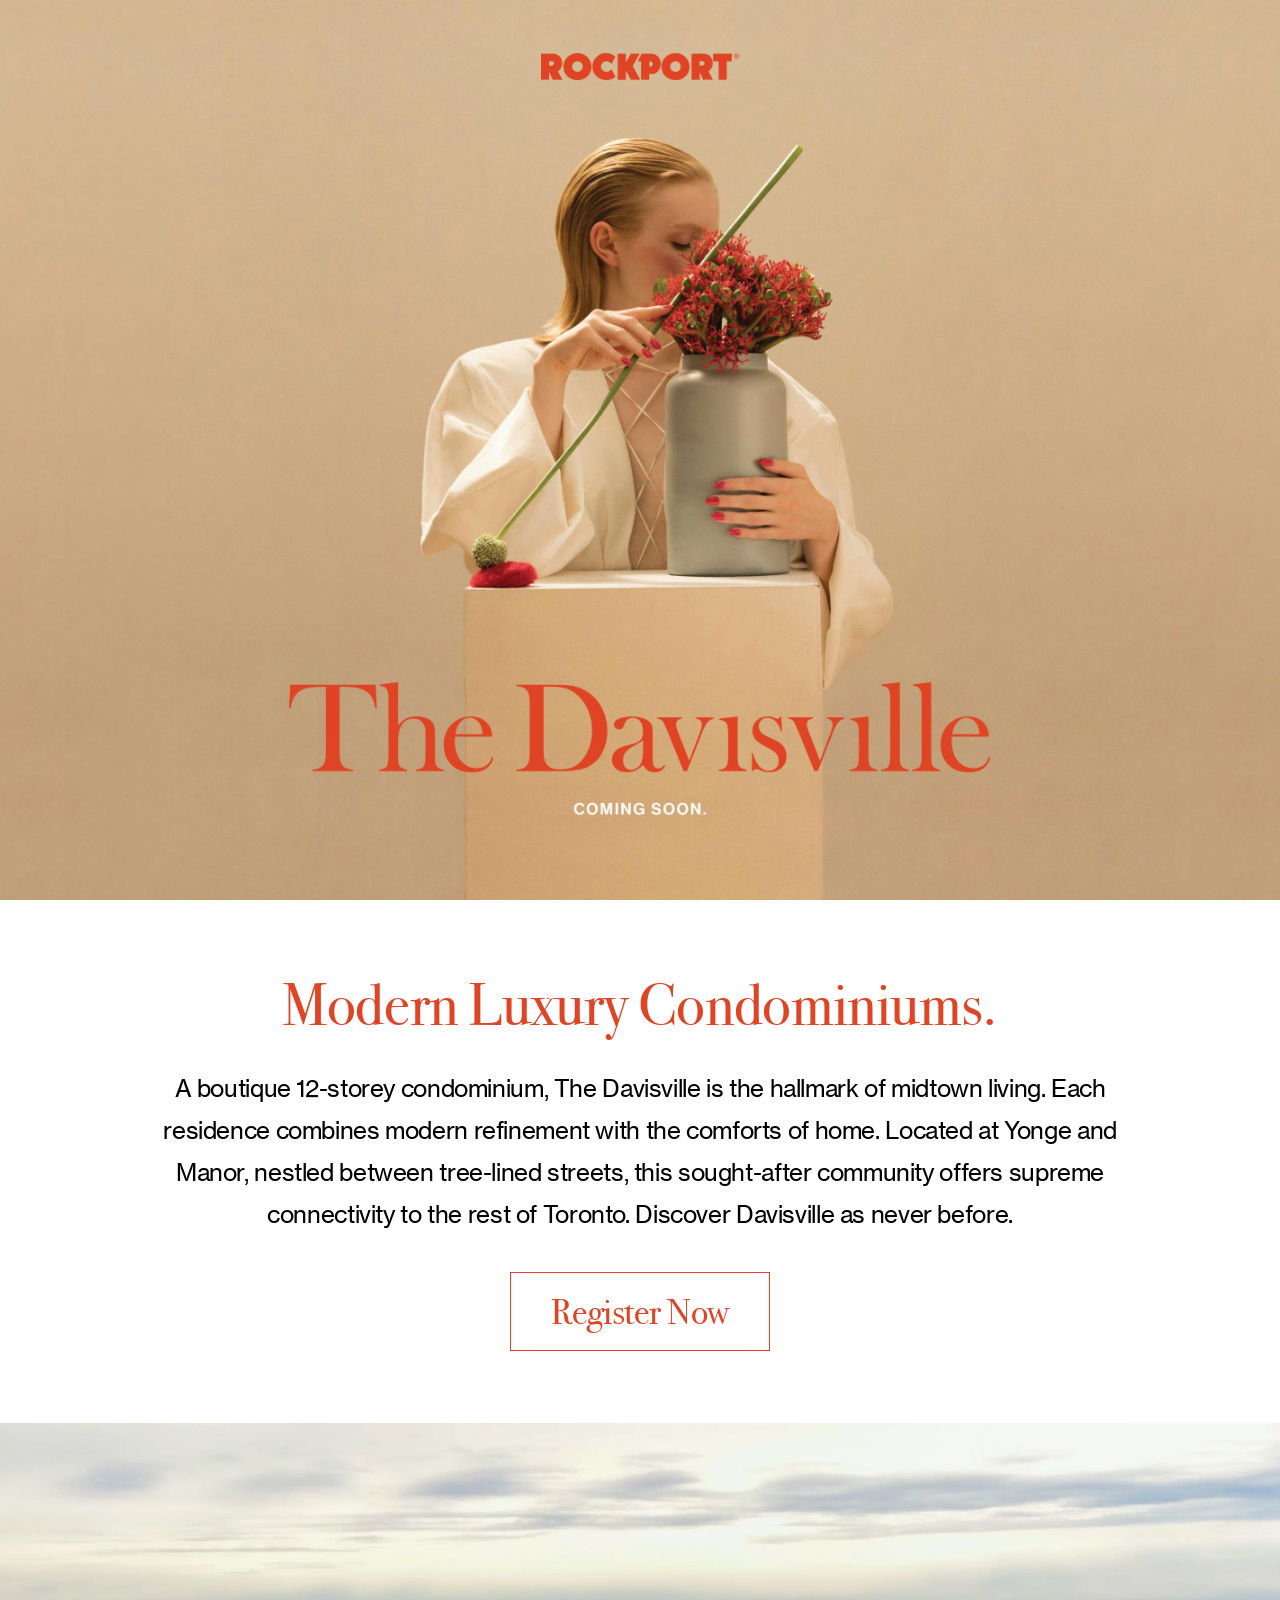
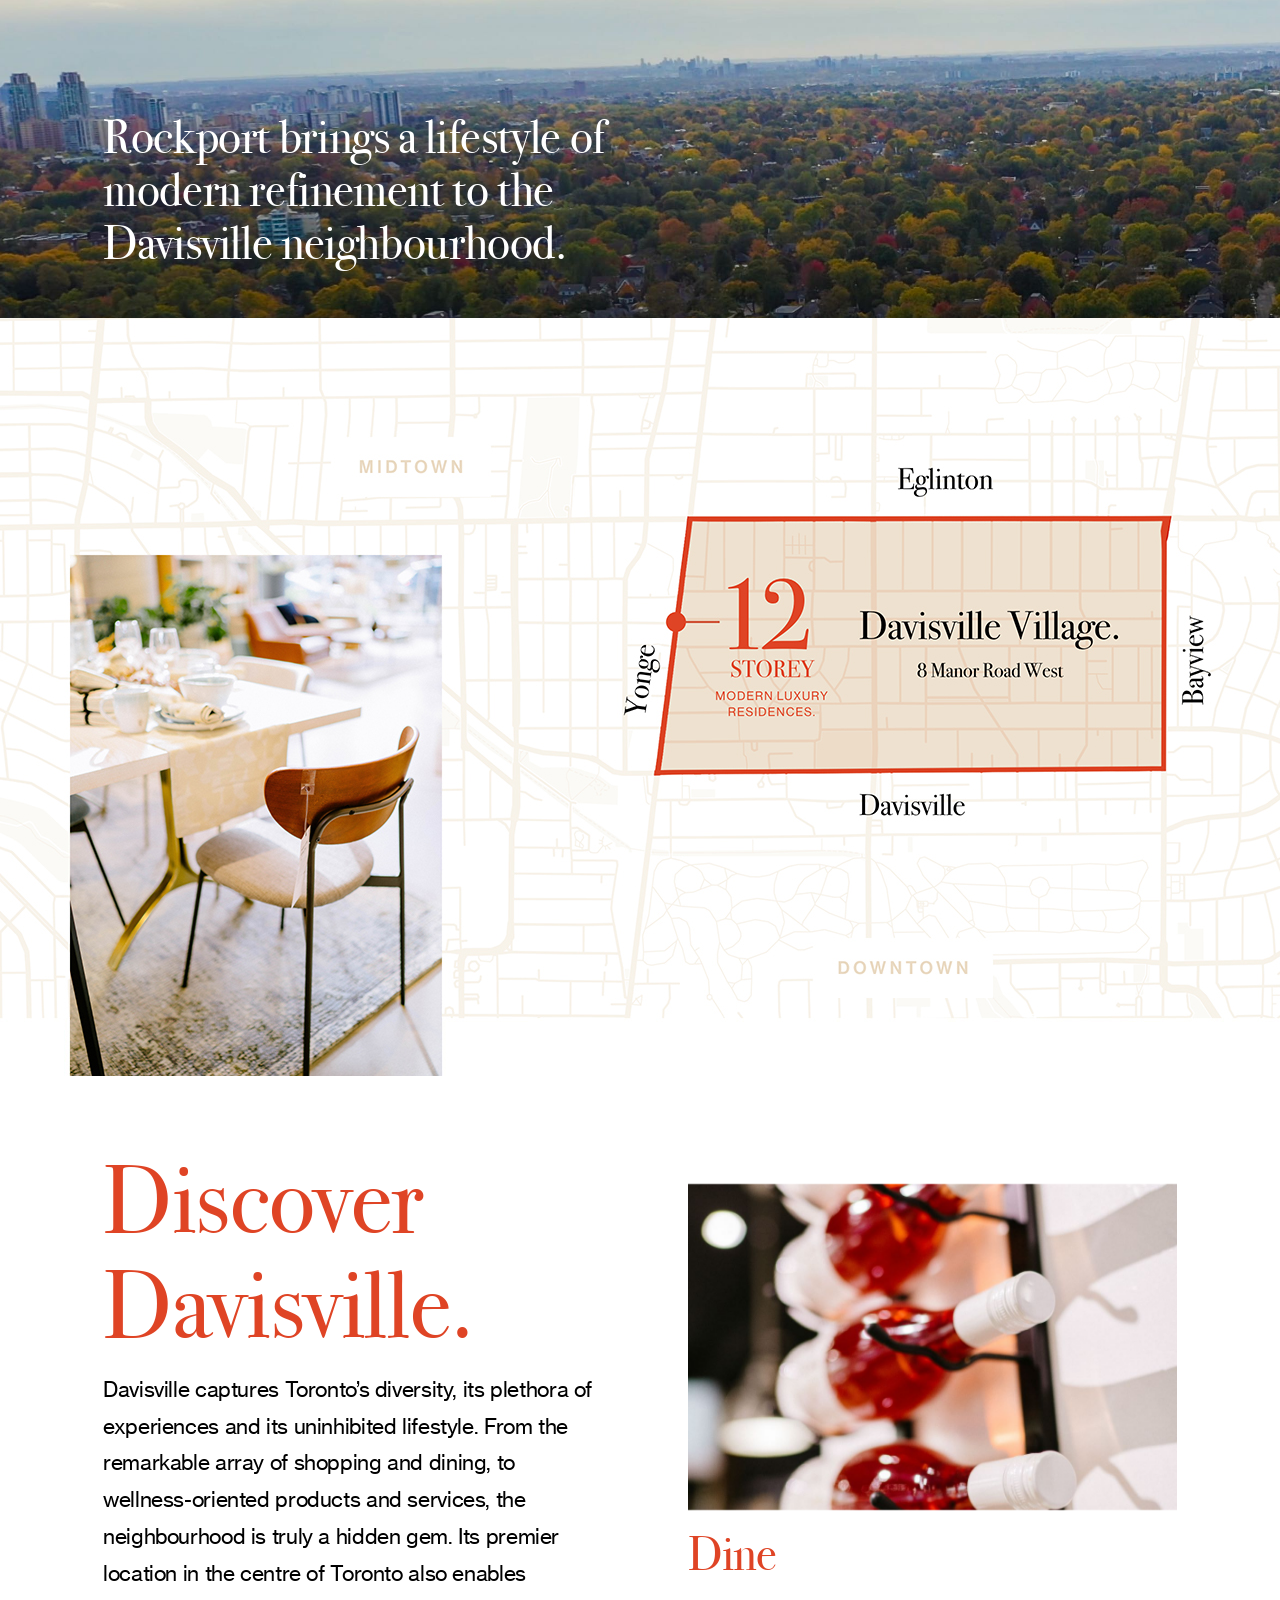
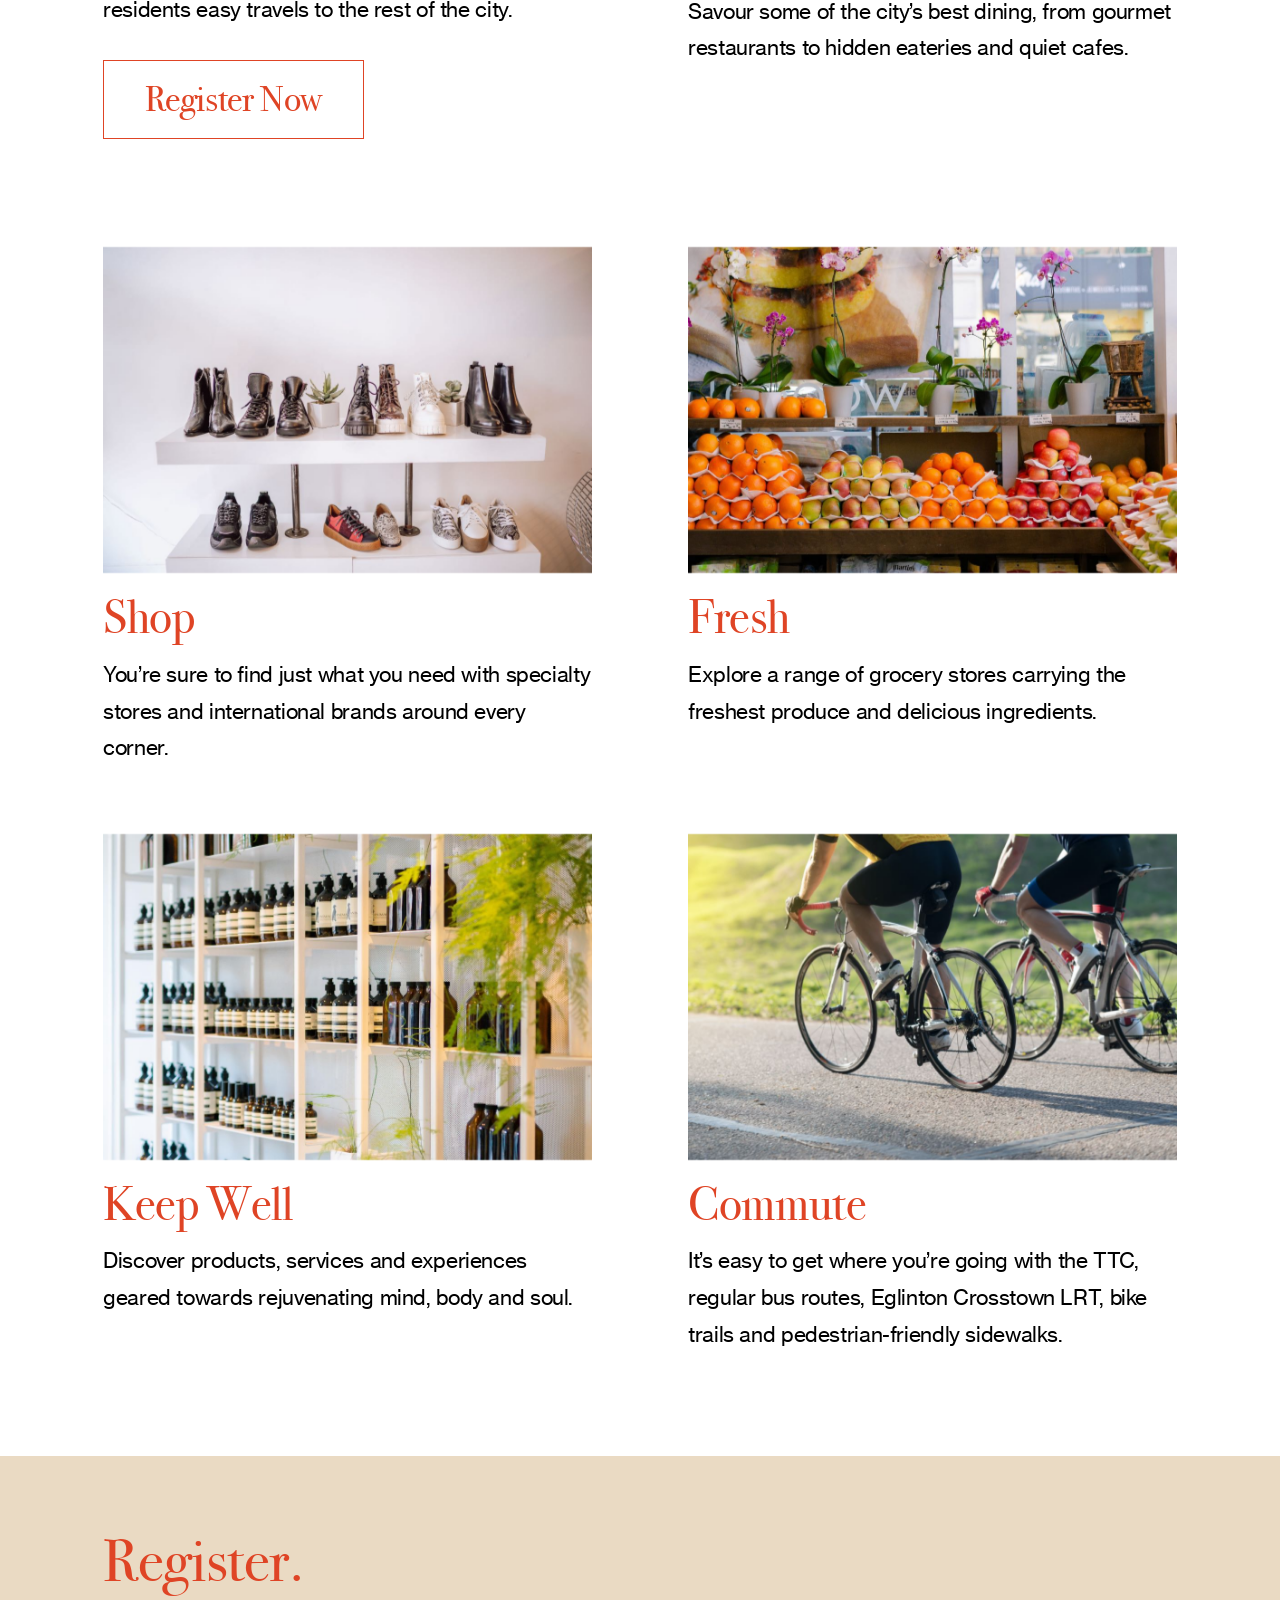
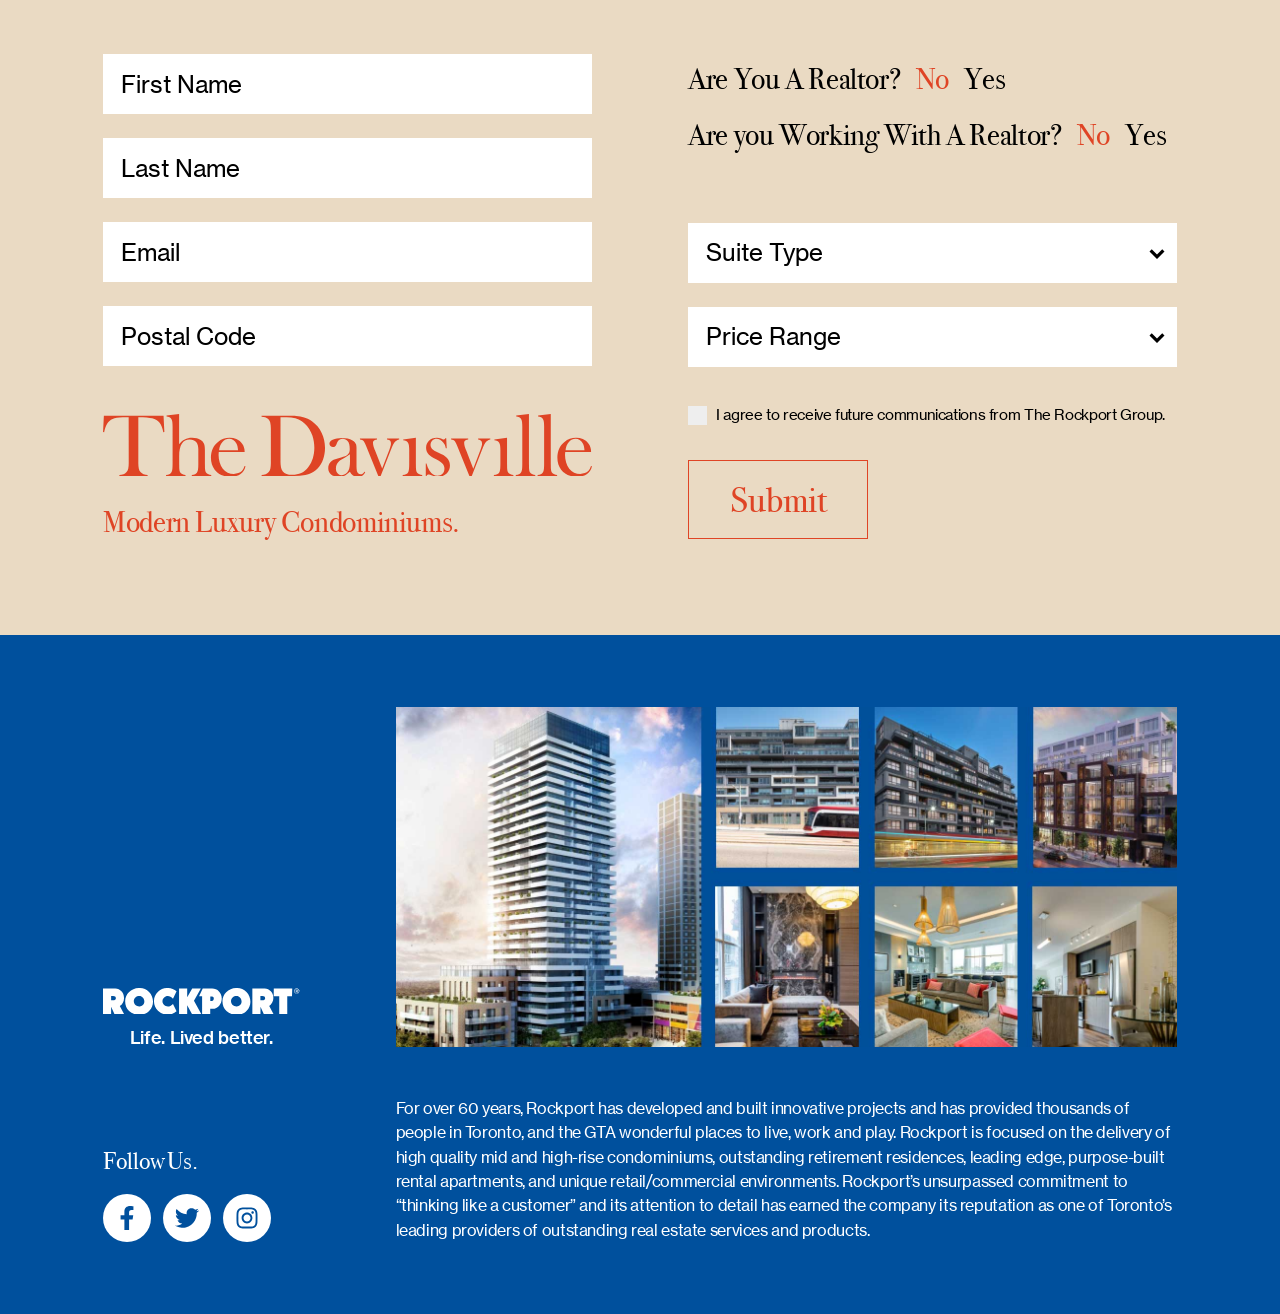
<file: index.html>
<!doctype html>
<html lang="en">

<head>
	<meta charset="UTF-8" />
	<meta name="viewport" content="width=device-width, initial-scale=1.0" />
	<meta http-equiv="X-UA-Compatible" content="ie=edge" />
	<title>The Davisville</title>
	<link rel="stylesheet" href="assets/css/style.css?3" />
	<!-- Global site tag (gtag.js) - Google Analytics -->

	<script async src="https://www.googletagmanager.com/gtag/js?id=UA-189369796-1"></script>

	<script>

	  window.dataLayer = window.dataLayer || [];

	  function gtag(){dataLayer.push(arguments);}

	  gtag('js', new Date());

	 

	  gtag('config', 'UA-189369796-1');

	</script>
</head>

<body>

	<main>
		<section class="dv-hero">
			<a href="#register">
				<img class="dv-img" src="assets/img/hero.jpg"/>
			</a>
		</section>
		<section class="dv-hero-cta dv-animated-section">
			<div class="container">
				<div class="row">
					<div class="col-11 mx-auto">
						<h2 class="dv-heading dv-animated-item dv-animate-order-1">Modern Luxury Condominiums.</h2>
						<p class="dv-copy dv-animated-item dv-animate-order-2">
							A boutique 12-storey condominium, The Davisville is the hallmark of midtown living. Each residence combines modern refinement with the comforts of home. Located at Yonge and Manor, nestled between tree-lined streets, this sought-after community offers supreme connectivity to the rest of Toronto. Discover Davisville as never before.
						</p>
						<div class="form-row dv-animated-item dv-animate-order-3">
							<a class="btn dv-btn" href="#register">Register Now</a>
						</div>
					</div>
				</div>
			</div>
		</section>
		<section class="dv-rockport-brings dv-animated-section">
			<div class="container">
				<div class="row">
					<div class="col-12 col-md-7">
						<h2 class="dv-heading dv-animated-item dv-animate-order-1">Rockport brings a lifestyle of modern refinement to the Davisville neighbourhood.</h2>
					</div>
				</div>
			</div>
		</section>
		<section class="dv-map">
			<img class="dv-img" src="assets/img/map.jpg"/>
		</section>
		<section class="dv-discover">
			<div class="container">
				<div class="row">
					<div class="col-12 col-md-6 dv-animated-section">
						<h2 class="dv-heading dv-animated-item dv-animate-order-1">Discover Davisville.</h2>
						<p class="dv-copy dv-animated-item dv-animate-order-2">
							Davisville captures Toronto’s diversity, its plethora of experiences and its uninhibited lifestyle. From the remarkable array of shopping and dining, to wellness-oriented products and services, the neighbourhood is truly a hidden gem. Its premier location in the centre of Toronto also enables residents easy travels to the rest of the city. 
						</p>
						<div class="form-row dv-animated-item dv-animate-order-3">
							<a class="btn dv-btn" href="#register">Register Now</a>
						</div>
					</div>
					<div class="col-12 col-md-6 dv-animated-section">
						<img class="dv-img" src="assets/img/discover-dine.jpg"/>
						<h2 class="dv-subheading dv-animated-item dv-animate-order-4">Dine</h2>
						<p class="dv-copy dv-animated-item dv-animate-order-4">
							Savour some of the city’s best dining, from gourmet restaurants to hidden eateries and quiet cafes.
						</p>
					</div>
				</div>
				<div class="row">
					<div class="col-12 col-md-6 dv-animated-section">
						<img class="dv-img" src="assets/img/discover-shop.jpg"/>
						<h2 class="dv-subheading dv-animated-item dv-animate-order-1">Shop</h2>
						<p class="dv-copy dv-animated-item dv-animate-order-2">
							You’re sure to find just what you need with specialty stores and international brands around every corner.
						</p>
					</div>
					<div class="col-12 col-md-6 dv-animated-section">
						<img class="dv-img" src="assets/img/discover-fresh.jpg"/>
						<h2 class="dv-subheading dv-animated-item dv-animate-order-2">Fresh</h2>
						<p class="dv-copy dv-animated-item dv-animate-order-2">
							Explore a range of grocery stores carrying the freshest produce and delicious ingredients.
						</p>
					</div>
				</div>
				<div class="row">
					<div class="col-12 col-md-6 dv-animated-section">
						<img class="dv-img" src="assets/img/discover-well.jpg"/>
						<h2 class="dv-subheading dv-animated-item dv-animate-order-1">Keep Well</h2>
						<p class="dv-copy dv-animated-item dv-animate-order-2">
							Discover products, services and experiences geared towards rejuvenating mind, body and soul.
						</p>
					</div>
					<div class="col-12 col-md-6 dv-animated-section">
						<img class="dv-img" src="assets/img/discover-commute.jpg"/>
						<h2 class="dv-subheading dv-animated-item dv-animate-order-2">Commute</h2>
						<p class="dv-copy dv-animated-item dv-animate-order-2">
							It’s easy to get where you’re going with the TTC, regular bus routes, Eglinton Crosstown LRT, bike trails and pedestrian-friendly sidewalks.
						</p>
					</div>
				</div>
			</div>
		</section>
		<section class="dv-register" id="register">
			<div class="container">
				<div class="row">
					<div class="col-12 col-md-6">
						<h1 class="dv-heading">Register.</h1>
					</div>
				</div>
				<form id="dv-register-form" action="register.php" method="post">
					<div class="dv-logo d-none d-md-block">
						<div class="row">
							<div class="col-6">
								<svg class="dv-svg" viewBox="0 0 779.1 100">
									<path d="m282.8 5v69.9c-.1 3.5.2 7 .8 10.5.4 2.2 1.4 4.3 2.9 6.1 3 3.7 7.9 5.5 14.6 5.5 5.1.1 10.1-.8 14.8-2.8 4.4-2.1 8.2-5.3 11-9.2 3.3-4.2 5.7-9 7.3-14.2 1.7-5.5 2.5-11.2 2.5-17 0-6.4-1-12.9-3-19-1.9-5.7-4.8-11.1-8.6-15.7-4.8-5.9-11.3-10.3-18.6-12.4-4.9-1.2-10-1.7-15-1.6zm-30.1 92.1c2.2-.1 4.4-.4 6.5-1.1 3.8-1.4 6.6-4.7 7.4-8.7.6-3.5.9-7.1.8-10.6v-51.8c.1-3.8-.2-7.6-1-11.3-.6-2.3-1.9-4.4-3.7-5.9-2.3-1.9-5.7-3-10.1-3.2v-1.7h38.7c8.6 0 14 .1 16.4.3 9.9.7 18.3 3.6 25.2 8.4 6.6 4.7 11.9 10.9 15.3 18.2 3.7 7.7 5.6 16.1 5.5 24.6 0 6.2-1 12.4-3.1 18.3-1.8 5.3-4.8 10.2-8.7 14.3-5.2 5.4-12.1 8.9-19.5 10.2-5.9 1.1-11.8 1.6-17.8 1.6h-51.9zm140.7-32.9c-2.6 2.1-5.4 4-8.3 5.6-2.4 1.2-4.8 2.6-7.1 4.1-1.3 1-2.5 2.1-3.6 3.4-2.2 2.7-3.3 6-3.3 9.5-.1 2.8.8 5.5 2.6 7.7 1.6 2 4 3.1 6.5 3 2.3 0 4.6-.8 6.5-2.1 2-1.4 3.6-3.4 4.6-5.7 1.4-3.1 2.2-7.7 2.2-13.6zm23.2 27.7 1.2.7c-1.7 4.9-5.6 7.4-11.6 7.4-3 .1-5.9-.8-8.3-2.5-1.9-1.6-3.4-3.5-4.5-5.6-2.2 2.1-4.6 3.9-7.1 5.6-3.3 1.7-6.9 2.6-10.6 2.5-5.2 0-9.3-1.2-12.3-3.7-3-2.4-4.7-6.2-4.5-10-.1-3.6 1.2-7.1 3.7-9.8 1.4-1.4 3-2.6 4.8-3.5 2.6-1.1 5.2-2 7.9-2.6 4.1-1 7.1-1.9 9-2.6 1.7-.6 3.4-1.4 4.9-2.5 1.4-.9 2.5-2.3 3.1-3.8.6-1.9.9-4 .8-6 0-5.5-1-9.5-3.1-12-1-1.2-2.2-2.2-3.6-2.8-1.4-.7-3-1.1-4.6-1.1-1.8 0-3.6.5-5.1 1.5s-2.7 2.4-3.4 4.1l-1.8 4.1c-.8 2.1-2.8 3.4-5.1 3.3-1.5 0-2.9-.5-4-1.6-1.1-1-1.7-2.5-1.6-4 0-2.4 1.7-4.4 5.1-6 2.2-1 4.5-1.6 6.8-2.1 2.6-.5 5.3-.8 7.9-.8 3.1 0 6.1.4 9.1 1.1 2.7.6 5.4 1.6 7.9 2.9 2.7 1.4 4.8 3.8 5.7 6.7.5 2.3.7 4.7.6 7.1v26c-.1 3 .1 6 .6 9 .8 3.3 2.7 5 5.8 5 1.2.1 2.4-.2 3.4-.8 1.2-.9 2.2-2 2.9-3.2m-7.3-52.9h27.3v1.5c-1.5.2-2.9.7-4.2 1.4-1.5 1-2.4 2.7-2.2 4.5 0 1.5.3 3 .7 4.4.5 1.7 1.3 4.1 2.6 7.4l11.3 28.8 11.5-30c1.7-4.4 2.5-7.7 2.5-9.9 0-2.3-.7-4-2.2-5.1-1.3-.8-2.7-1.3-4.1-1.5v-1.5h19.4v1.5c-2.4.5-4.6 1.8-6.3 3.5-2 2.1-4.3 6.5-7 13.3l-16.2 41.4h-3.8l-17.6-43.5c-2.7-6.7-4.7-10.7-5.8-12.1-.6-.7-1.3-1.3-2.2-1.7-1.1-.4-2.3-.7-3.5-.9zm69 1.5 20.2-2.5v40.5l.1 5.3c-.1 2.3.1 4.7.6 7 .3 1.4 1.1 2.7 2.2 3.7 1.3 1.3 3.7 2.2 7.2 2.9v1.5h-31.1v-1.5c2.1-.2 4.1-.7 6-1.6 1.3-.8 2.4-2 3-3.5s1-3.2 1.1-4.9c.2-2.2.3-5.3.3-9.4v-17.3c.1-3.4-.1-6.7-.4-10.1-.1-1.7-.7-3.3-1.5-4.7-.7-1.2-1.7-2.2-2.9-2.8-1.5-.7-3.2-1-4.8-1.1zm36 58.2v-19.9h1.1c1 4.1 2.6 8.1 4.9 11.7 3.6 5.3 7.8 7.9 12.6 7.9 2.8.1 5.5-.9 7.6-2.7 2.3-2 3.5-4.8 3.5-8.4.1-2.8-.8-5.5-2.5-7.7-1-1.2-2.2-2.3-3.5-3.2-2.3-1.5-4.7-2.9-7.2-4.1-5.9-3.1-9.8-5.8-11.8-7.9-2.7-2.8-4.2-6.5-4.2-10.4-.1-4 1.4-8 4.2-10.9 3.2-3.5 7.5-5.2 12.9-5.2 2.3 0 4.6.4 6.7 1.3l2.4 1.1c.6.3 1.3.4 2 .4.9 0 1.7-.7 2.5-2.1h1.4l.8 16h-1.5c-.4-1.8-.9-3.7-1.6-5.4-.6-1.4-1.5-2.8-2.5-3.9-1.4-1.7-3.1-3.1-5-4.2-1.7-1-3.7-1.5-5.7-1.5-2.5 0-5 1-6.7 2.8-1.8 1.9-2.8 4.4-2.8 7 0 2.3.9 4.5 2.5 6.2 2.2 2.2 4.8 3.9 7.7 5.1l7.4 3.4c3.9 1.6 7.3 4.2 10 7.5 2.2 3.1 3.4 6.8 3.3 10.6.1 4.6-1.6 9-4.8 12.2-3.7 3.8-8.8 5.8-14.1 5.6-3.2 0-6.4-.6-9.4-1.8-2.1-.8-3.3-1.3-3.7-1.4-.5-.1-1.1-.2-1.6-.2-1.5-.1-3 .8-3.7 2.1zm40.3-59.7h27.3v1.5c-1.5.2-2.9.7-4.2 1.4-1.5 1-2.4 2.7-2.2 4.5 0 1.5.3 3 .7 4.4.5 1.7 1.3 4.1 2.6 7.4l11.2 28.9 11.5-30c1.7-4.4 2.5-7.7 2.5-9.9 0-2.3-.7-4-2.2-5.1-1.3-.8-2.7-1.3-4.1-1.5v-1.6h19.4v1.5c-2.4.5-4.6 1.8-6.3 3.5-2 2.1-4.3 6.5-7 13.3l-16.2 41.4h-3.8l-17.6-43.5c-2.7-6.7-4.7-10.7-5.8-12.1-.6-.7-1.3-1.3-2.2-1.7-1.1-.4-2.3-.7-3.5-.9zm69 1.5 20.2-2.5v40.5l.1 5.3c-.1 2.3.1 4.7.6 7 .3 1.4 1.1 2.7 2.2 3.7 1.3 1.3 3.7 2.2 7.2 2.9v1.5h-31.1v-1.5c2.1-.2 4.1-.7 6-1.6 1.3-.8 2.4-2 3-3.5s1-3.2 1.1-4.9c.2-2.2.3-5.3.3-9.4v-17.3c.1-3.4-.1-6.7-.4-10.1-.1-1.7-.7-3.3-1.5-4.7-.7-1.2-1.7-2.2-2.9-2.8-1.5-.7-3.2-1-4.8-1.1zm34.8-38 20.3-2.5v78.4l.1 5.3c-.1 2.3.1 4.7.6 7 .3 1.4 1.1 2.7 2.2 3.7 1.3 1.3 3.7 2.2 7.2 2.9v1.5h-31.1v-1.5c2.1-.2 4.1-.7 6-1.6 1.3-.8 2.4-2 3-3.5.6-1.6 1-3.2 1.1-4.9.2-2.2.3-5.3.3-9.4v-55.1c.1-3.4-.1-6.7-.4-10.1-.1-1.7-.7-3.3-1.5-4.8-.7-1.2-1.7-2.2-2.9-2.8-1.5-.7-3.2-1-4.8-1.1zm34.9 0 20.2-2.5v78.4l.1 5.3c-.1 2.3.1 4.7.6 7 .3 1.4 1.1 2.7 2.2 3.7 1.3 1.3 3.7 2.2 7.2 2.9v1.5h-31.1v-1.5c2.1-.2 4.1-.7 6-1.6 1.3-.8 2.4-2 3-3.5.6-1.6 1-3.2 1.1-4.9.2-2.2.3-5.3.3-9.4v-55.1c.1-3.4-.1-6.7-.4-10.1-.1-1.7-.7-3.3-1.5-4.8-.7-1.2-1.7-2.2-2.9-2.8-1.5-.7-3.2-1-4.8-1.1zm73.9 55.3c-.3-4.7-1.2-8.3-2.6-10.8-1.2-2.2-2.9-4.1-5-5.4-2-1.3-4.3-2-6.7-2-4 0-7.5 1.7-10.5 5.2-3.1 3.7-5 8.3-5.3 13.1zm-30.7 2.7c-.2 2.3-.3 4-.3 5 0 4 .6 8.1 1.8 11.9 1 3.5 2.6 6.8 4.9 9.7 4.3 5.3 10.8 8.4 17.6 8.4 2.4 0 4.9-.4 7.2-1.3 2.1-.7 4-1.9 5.6-3.5 1.7-1.6 3.1-4.3 4.3-7.9l1.5.5c-1.2 5.5-3.8 9.6-7.8 12.4s-9.3 4.2-16 4.2c-5.1.1-10.1-.8-14.8-2.7-4.2-1.9-7.8-4.8-10.5-8.4-4-5.3-6-11.8-6-19.5 0-10.5 3.8-18.8 11.3-24.8 5.3-4.3 11.9-6.6 18.8-6.5 3.6 0 7.1.6 10.4 2 8.3 3.4 13.6 11.6 13.2 20.6zm-695.7-55.5c-3 0-6.1.1-9.5.3-7.2.3-12.5 1.3-16.1 2.7-3.6 1.5-6.7 4.2-8.7 7.5-2.1 3.3-3.7 7.7-4.8 13.4l-1.7-.2 1.3-25.9h95.1l1.3 25.9-1.7.2c-1.3-6.5-3.2-11.4-5.9-14.8s-6.6-5.8-11.8-7.2c-4.4-1.3-11.7-1.9-22.1-1.9v71.7c-.1 3.6.2 7.1.8 10.6.4 2.1 1.5 4.1 3 5.7 1.2 1.3 2.8 2.3 4.5 3 2.1.7 4.3 1.1 6.5 1.1v1.6h-45v-1.6c2.2-.1 4.4-.4 6.6-1.1 1.7-.6 3.2-1.6 4.5-3 1.5-1.6 2.5-3.6 3-5.7.6-3.5.9-7.1.8-10.7zm80.4-5v48.1c1.3-1.7 2.8-3.2 4.4-4.7 1.4-1.2 2.9-2.2 4.6-2.9 3.6-1.7 7.6-2.6 11.7-2.5 5.5 0 10.1 1.1 13.7 3.3 2.4 1.4 4.2 3.5 5.3 6 1 2.4 1.4 5.9 1.4 10.6v20.5l.1 5.3c-.1 2.3.1 4.7.6 7 .3 1.4 1.1 2.7 2.2 3.7 1.3 1.3 3.7 2.2 7.2 2.9v1.5h-31v-1.5c1.8-.2 3.6-.6 5.3-1.2 1.1-.5 2.1-1.4 2.8-2.4.9-1.4 1.5-3.1 1.8-4.8.4-3 .5-5.9.5-8.9v-22.3c.1-2.7-.2-5.4-.8-8-.5-1.9-1.4-3.6-2.6-5.1-2.4-2.8-5.8-4.1-10.1-4.1-11.3 0-17 8.9-17 26.8v11.2l.1 5.2c-.1 2.3.1 4.7.6 7 .3 1.4 1.1 2.7 2.2 3.7 1.3 1.3 3.7 2.2 7.2 2.9v1.5h-31v-1.5c2.1-.2 4.1-.7 6-1.6 1.3-.8 2.4-2 3-3.5.6-1.6 1-3.2 1.1-4.9.2-2.2.3-5.3.3-9.4v-55.1c.1-3.4-.1-6.7-.4-10.1-.1-1.7-.7-3.3-1.5-4.8-.7-1.2-1.7-2.2-2.9-2.8-1.5-.7-3.2-1-4.8-1.1v-1.5zm93.9 57.8c-.3-4.7-1.2-8.3-2.6-10.8-1.2-2.2-2.9-4.1-5-5.4-2-1.3-4.3-2-6.7-2-4 0-7.5 1.7-10.5 5.2-3.1 3.7-5 8.3-5.4 13.1zm-30.7 2.7c-.2 2.3-.3 4-.3 5 0 4 .6 8.1 1.8 11.9 1 3.5 2.6 6.8 4.9 9.7 4.3 5.3 10.8 8.4 17.6 8.4 2.4 0 4.9-.4 7.2-1.3 2.1-.7 4-1.9 5.6-3.5 1.7-1.6 3.1-4.3 4.3-7.9l1.5.5c-1.2 5.5-3.8 9.6-7.8 12.4s-9.3 4.2-16 4.2c-5.1.1-10.1-.8-14.8-2.7-4.2-1.9-7.8-4.8-10.5-8.4-4-5.3-6-11.8-6-19.5 0-10.5 3.8-18.8 11.3-24.8 5.3-4.3 11.9-6.6 18.8-6.5 3.6 0 7.1.6 10.4 2 8.3 3.4 13.6 11.6 13.2 20.6z" fill="#DF4425"/>
								</svg>
								<h3 class="dv-subheading d-none d-md-block">Modern Luxury Condominiums.</h3>
							</div>
						</div>
					</div>
					<div class="dv-form-container">
						<input type="hidden" id="cid" name="cid" value="22878" />
						<input type="hidden" id="Origin" name="Origin" value="Microsite Registration" />
						<div class="row dv-form-fields">
							<div class="col-12 col-md-6">
								<div class="form-group">
									<input type="text" class="form-control" id="FirstName" name="FirstName" placeholder="First Name">
									<small id="v-error-FirstName" class="invalid-feedback form-text text-danger">Please enter your first name.</small>
								</div>
								<div class="form-group">
									<input type="text" class="form-control" id="LastName" name="LastName" placeholder="Last Name">
									<small id="v-error-LastName" class="invalid-feedback form-text text-danger">Please enter your last name.</small>
								</div>
								<div class="form-group">
									<input type="text" class="form-control" id="Email" name="Email" placeholder="Email">
									<small id="v-error-Email" class="invalid-feedback form-text text-danger">Please enter your email address.</small>
								</div>
								<div class="form-group">
									<input type="text" class="form-control" id="PostalCode" name="PostalCode" placeholder="Postal Code">
									<small id="v-error-Phone" class="invalid-feedback form-text text-danger">Please enter a valid Canadian postal code.</small>
								</div>
								<div class="d-none d-md-block" style="height: 7em;"></div>
							</div>
							<div class="col-12 col-md-6">
								<div class="form-group" style="margin-bottom: 0.25em;">
									<input class="dv-form-toggle-input" type="hidden" value="no" id="IsBroker" name="IsBroker">
									<div class="dv-form-toggle-label">Are You A Realtor?</div>
									<div class="dv-form-toggle-option dv-no" data-value="no">No</div>
									<div class="dv-form-toggle-option dv-yes" data-value="yes">Yes</div>
								</div>
								<div class="form-group" style="margin-bottom: 2.6em;">
									<input class="dv-form-toggle-input" type="hidden" value="no" id="WorksWithBroker" name="WorksWithBroker">
									<div class="dv-form-toggle-label">Are you Working With A Realtor?</div>
									<div class="dv-form-toggle-option dv-no" data-value="no">No</div>
									<div class="dv-form-toggle-option dv-yes" data-value="yes">Yes</div>
								</div>
								<div class="form-group">
									<select class="dv-select" id="Bedrooms" name="Bedrooms">
										<option value="" disabled selected>Suite Type</option>
										<option>1 Bedroom</option>
										<option>1 Bedroom + Den</option>
										<option>2 Bedroom</option>
										<option>3 Bedroom</option>
									</select>
									<small id="v-error-Custom1" class="invalid-feedback form-text text-danger">Please tell us your preferred suite type.</small>
								</div>
								<div class="form-group">
									<select class="dv-select" id="PriceRange" name="PriceRange">
										<option value="" disabled selected>Price Range</option>
										<option>$600-$750,000</option>
										<option>$750-$900,000</option>
										<option>$900-$1,100,000</option>
										<option>Over $1,100,000</option>
									</select>
									<small id="v-error-IsBroker" class="invalid-feedback form-text text-danger">Please tell us your preferred price range.</small>
								</div>
                                <div class="form-check">
                                    <input class="form-check-input" type="checkbox" value="" id="isBroker" name="isBroker">
                                    <label class="form-check-label" for="isBroker">I agree to receive future communications from The Rockport Group.</label>
                                </div>
								<div class="form-group">
									<button type="submit" class="btn dv-btn @@btn dv-btn-submit">Submit</button>
								</div>
							</div>
						</div>
					</div>
					<div class="dv-form-error-container">
						<p class="dv-copy">An error occured.<br/>Please try again later.</p>
					</div>
					<div class="dv-form-success-container">
						<p class="dv-copy">Thank you for your registration!</p>
						<p class="dv-copy">We will keep you informed on the latest news<br/>and developments as the community progresses.</p>
					</div>
				</form>
			</div>
		</section>
	</main>

	<footer>
		<div class="container">
			<div class="row align-items-end">
				<div class="col-7 col-md-3 mr-auto">
					<svg class="dv-svg" viewBox="0 0 220.1 30">
						<path d="m219.8 2.3c-.5-1.1-1.5-1.8-2.7-1.8-.4 0-.8.1-1.1.2-.7.3-1.3.8-1.6 1.5-.2.4-.2.8-.2 1.2s.1.8.2 1.2.3.7.6.9c.3.3.6.5.9.6.4.2.8.2 1.2.2s.8-.1 1.1-.2.7-.3.9-.6c.3-.3.5-.6.6-.9.2-.4.2-.8.2-1.2.2-.3.1-.7-.1-1.1m-.6 2.2c-.1.3-.3.6-.5.8s-.5.4-.7.5c-.3.1-.6.2-.9.2s-.7-.1-1-.2-.5-.3-.7-.5-.4-.5-.5-.8-.2-.6-.2-1c0-.3.1-.7.2-1s.3-.6.5-.8.5-.4.7-.5c.3-.1.6-.2.9-.2s.6.1.9.2.5.3.7.5.4.5.5.8.2.7.2 1c.1.4.1.7-.1 1m-1-1c.2-.2.3-.4.2-.7 0-.3-.1-.5-.3-.7-.3-.2-.6-.2-.9-.2h-1.2v3.3h.5v-1.4h.5l.9 1.4h.6l-.9-1.5c.2.1.4 0 .6-.2m-1-.1h-.6v-1h.7.2c.1 0 .2 0 .2.1.1 0 .1.1.2.1 0 .1.1.2.1.2 0 .1 0 .2-.1.3 0 .1-.1.1-.2.2-.1 0-.2.1-.2.1-.1 0-.2 0-.3 0m-11.6-2.8h-14.3l-.1 8.6h6.2v20.4h9v-20.3h5.3l.3-8.6h-6.5zm-14.8 10.5c.2-5.6-4.1-10.3-9.7-10.5-.3 0-.5 0-.8 0h-13v8.5 20.5h9.1v-8.6l3.9 8.6h10.9l-5-9.4c2.9-2 4.8-5.5 4.6-9.1m-12.3 2.7h-2.2v-4.8h2.2c2.1 0 3.1.8 3.1 2.5 0 1.5-1.1 2.3-3.1 2.3m-28.8-13.8c-4.4-.1-8.6 1.6-11.7 4.8-2.6 2.5-4.1 6-4.2 9.7 0 4.7 1.5 8.4 4.5 11.2 3.1 2.9 7.2 4.4 11.5 4.3 4.3.1 8.5-1.7 11.4-4.9 2.5-2.5 3.9-5.9 3.9-9.5.1-4.1-1.5-8.1-4.4-11.1-2.9-2.9-6.9-4.6-11-4.5m5.1 17.3c-.3.7-.7 1.3-1.2 1.8-1.1 1.1-2.5 1.7-4.1 1.6-.8 0-1.7-.1-2.4-.4s-1.4-.7-1.9-1.2-1-1.2-1.3-1.9c-.3-.8-.5-1.6-.5-2.4 0-1.6.6-3.1 1.8-4.1 1.2-1.1 2.7-1.6 4.3-1.6 1.5-.1 3 .6 4.1 1.7s1.6 2.6 1.6 4.2c.1.8-.1 1.6-.4 2.3m-32.9-16.7h-10.2l-4.1 8.6h3.4v20.4h9.1v-6.3h2.8c2.8 0 5.5-1.2 7.3-3.5 1.8-2.2 2.8-4.9 2.8-7.7.1-3.1-1-6-3.1-8.3-2-2.2-5-3.3-8-3.2m1.6 13.2c-.3.6-.9.9-1.6.9h-1.7v-5.3h2c.6 0 1.1.3 1.4.8s.5 1.1.5 1.7c-.1.7-.2 1.4-.6 1.9m-13.9-13.2h-9.7l-5.6 9.7v-9.7h-9.1v8.5 20.5h9.1v-10.2l5.6 10.2h10.4l-8.4-15.2zm-41.3 10.3c.6-.6 1.2-1 1.9-1.3.8-.3 1.6-.5 2.5-.5 1.9 0 3.8 1 5.7 2.9l4-8.3c-2.6-2.3-5.9-3.6-9.3-3.7h-.1c-.5 0-1.1 0-1.6 0-3.7 0-7.3 1.5-9.8 4.3-3 2.7-4.6 6.6-4.5 10.6-.1 4 1.6 7.9 4.5 10.6 2.9 2.8 6.8 4.3 10.8 4.3 3.7.1 7.3-1.2 10-3.7l-4-8.3c-1.9 1.9-3.8 2.9-5.7 2.9-.8 0-1.7-.1-2.5-.5-.7-.3-1.4-.7-1.9-1.3-.6-.6-1-1.2-1.3-2-.3-.7-.4-1.4-.4-2.1s.2-1.4.4-2.1c.3-.5.8-1.2 1.3-1.8m-27.6-10.9c-4.4-.1-8.6 1.7-11.7 4.8-2.6 2.5-4.1 6-4.2 9.7 0 4.7 1.5 8.4 4.4 11.2 3.1 2.9 7.2 4.4 11.5 4.3 4.3.1 8.5-1.7 11.4-4.9 2.5-2.5 3.9-5.9 3.9-9.5.1-4.1-1.5-8.1-4.4-11.1-2.8-2.9-6.8-4.6-10.9-4.5m5.2 17.3c-.3.7-.7 1.3-1.2 1.8-1.1 1.1-2.5 1.7-4.1 1.6-.8 0-1.7-.1-2.4-.4s-1.4-.7-1.9-1.2-1-1.2-1.3-1.9c-.3-.8-.5-1.6-.5-2.4 0-1.6.6-3.1 1.8-4.1 1.2-1.1 2.7-1.6 4.3-1.6 1.5-.1 3 .6 4.1 1.7s1.6 2.6 1.6 4.2c0 .8-.1 1.6-.4 2.3m-22.4-6.2c.2-5.6-4.1-10.3-9.7-10.5-.3 0-.5 0-.8 0h-13v8.5 20.5h9.1v-8.6l3.9 8.6h10.8l-5-9.4c3.1-2 4.9-5.5 4.7-9.1m-12.3 2.7h-2.1v-4.8h2.2c2.1 0 3.1.8 3.1 2.5-.1 1.5-1.1 2.3-3.2 2.3" fill="#ffffff"/>
					</svg>
					<div class="dv-tagline text-left text-md-center">Life. Lived better.</div>
				</div>
				<div class="col-9 ml-auto d-none d-md-block">
					<img class="dv-img" src="assets/img/footer.jpg"/>
				</div>
			</div>
			<div class="row align-items-end">
				<div class="col-7 col-md-3 mr-auto">
					<div class="dv-subheading">Follow Us.</div>
					<div class="dv-social-links">
						<a class="dv-link dv-fb" href="https://www.facebook.com/rockportgroup/"target="_blank">
							<svg class="dv-icon dv-icon-fb" viewBox="0 0 320 512">
								<path d="M279.14 288l14.22-92.66h-88.91v-60.13c0-25.35 12.42-50.06 52.24-50.06h40.42V6.26S260.43 0 225.36 0c-73.22 0-121.08 44.38-121.08 124.72v70.62H22.89V288h81.39v224h100.17V288z"></path>
							</svg>
						</a>
						<a class="dv-link dv-tw" href="https://twitter.com/rockport_group?lang=en" target="_blank">
							<svg class="dv-icon dv-icon-tw" viewBox="0 0 16.996 13.878">
								<path d="M0,12.3c1.8,0.2,3.7-0.3,5.1-1.4c-1.5-0.1-2.8-1-3.3-2.4c0.5,0.1,1,0.1,1.5-0.1C1.8,8,0.6,6.5,0.6,4.9c0.5,0.3,1,0.4,1.5,0.4c-1.5-1.1-1.9-3.1-1-4.7c1.8,2.2,4.4,3.5,7.2,3.7c0-0.2,0-0.4-0.1-0.6c-0.1-1.7,1-3.2,2.6-3.6c1.2-0.3,2.4,0,3.3,0.9c0.1,0.1,0.2,0.1,0.3,0.1c0.3-0.1,0.7-0.2,1-0.3s0.6-0.3,1-0.5C16.4,0.7,16.2,1,16,1.3c-0.3,0.3-0.6,0.6-0.8,0.8c0.6-0.1,1.3-0.3,1.9-0.5c-0.1,0.2-0.2,0.3-0.4,0.5c-0.4,0.4-0.8,0.8-1.2,1.2c-0.1,0.1-0.1,0.1-0.1,0.2c0.1,1.9-0.4,3.8-1.4,5.4c-1.3,2.4-3.7,4.1-6.4,4.7c-1.2,0.3-2.4,0.3-3.7,0.1C2.5,13.6,1.2,13.1,0,12.3C0.1,12.4,0,12.3,0,12.3" />
							</svg>
						</a>
						<a class="dv-link dv-ig" href="https://www.instagram.com/rockportgroup/?hl=en" target="_blank">
							<svg class="dv-icon dv-icon-ig" viewBox="0 0 448 512">
								<path d="M224.1 141c-63.6 0-114.9 51.3-114.9 114.9s51.3 114.9 114.9 114.9S339 319.5 339 255.9 287.7 141 224.1 141zm0 189.6c-41.1 0-74.7-33.5-74.7-74.7s33.5-74.7 74.7-74.7 74.7 33.5 74.7 74.7-33.6 74.7-74.7 74.7zm146.4-194.3c0 14.9-12 26.8-26.8 26.8-14.9 0-26.8-12-26.8-26.8s12-26.8 26.8-26.8 26.8 12 26.8 26.8zm76.1 27.2c-1.7-35.9-9.9-67.7-36.2-93.9-26.2-26.2-58-34.4-93.9-36.2-37-2.1-147.9-2.1-184.9 0-35.8 1.7-67.6 9.9-93.9 36.1s-34.4 58-36.2 93.9c-2.1 37-2.1 147.9 0 184.9 1.7 35.9 9.9 67.7 36.2 93.9s58 34.4 93.9 36.2c37 2.1 147.9 2.1 184.9 0 35.9-1.7 67.7-9.9 93.9-36.2 26.2-26.2 34.4-58 36.2-93.9 2.1-37 2.1-147.8 0-184.8zM398.8 388c-7.8 19.6-22.9 34.7-42.6 42.6-29.5 11.7-99.5 9-132.1 9s-102.7 2.6-132.1-9c-19.6-7.8-34.7-22.9-42.6-42.6-11.7-29.5-9-99.5-9-132.1s-2.6-102.7 9-132.1c7.8-19.6 22.9-34.7 42.6-42.6 29.5-11.7 99.5-9 132.1-9s102.7-2.6 132.1 9c19.6 7.8 34.7 22.9 42.6 42.6 11.7 29.5 9 99.5 9 132.1s2.7 102.7-9 132.1z"></path>
							</svg>
						</a>
					</div>
				</div>
				<div class="col-10 col-md-9 mr-auto">
					<div class="dv-copy">
						For over 60 years, Rockport has developed and built innovative projects and has provided thousands of people in Toronto, and the GTA wonderful places to live, work and play. Rockport is focused on the delivery of high quality mid and high-rise condominiums, outstanding retirement residences, leading edge, purpose-built rental apartments, and unique retail/commercial environments. Rockport’s unsurpassed commitment to “thinking like a customer” and its attention to detail has earned the company its reputation as one of Toronto’s leading providers of outstanding real estate services and products.
					</div>
				</div>
				<div class="col-12 d-block d-md-none mt-5">
					<img class="dv-img" src="assets/img/footer.jpg"/>
				</div>
			</div>
		</div>
	</footer>

	<script src="./assets/js/script.js?3"></script>
</body>

</html>
</file>
